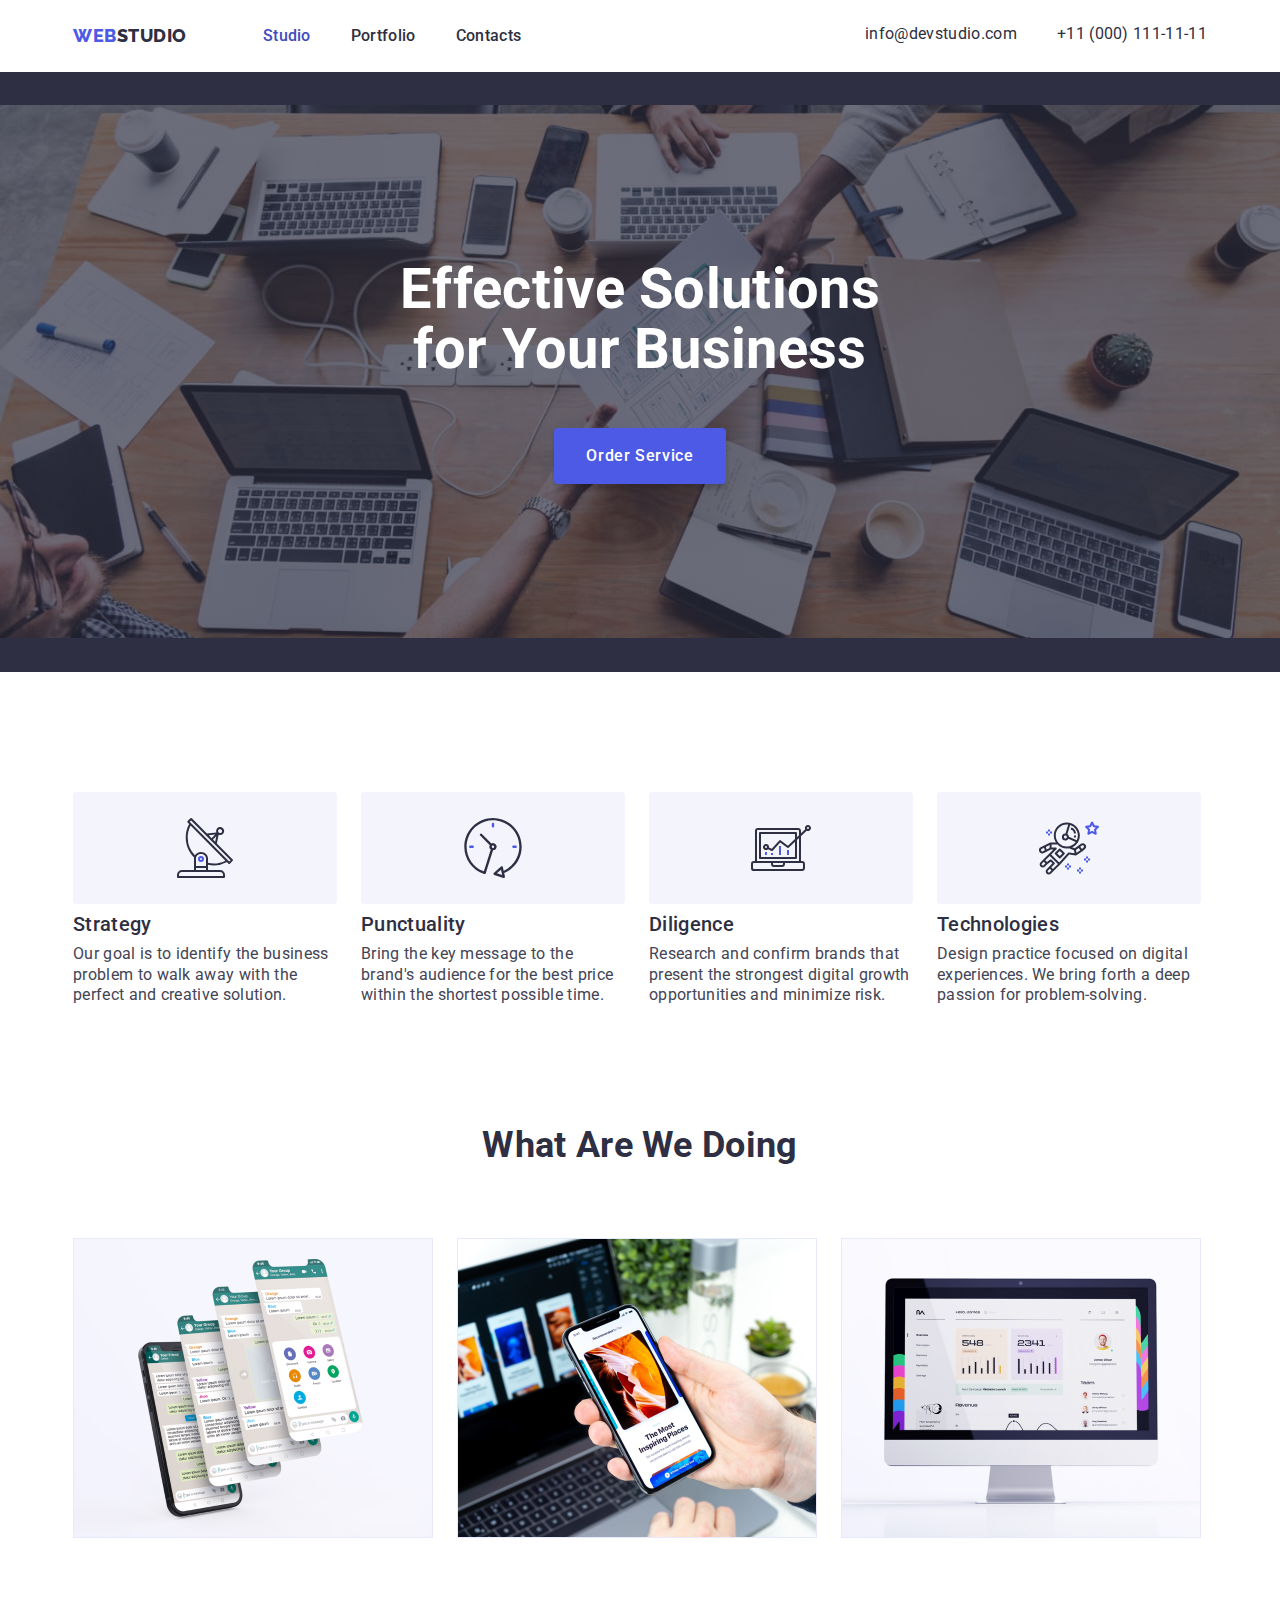
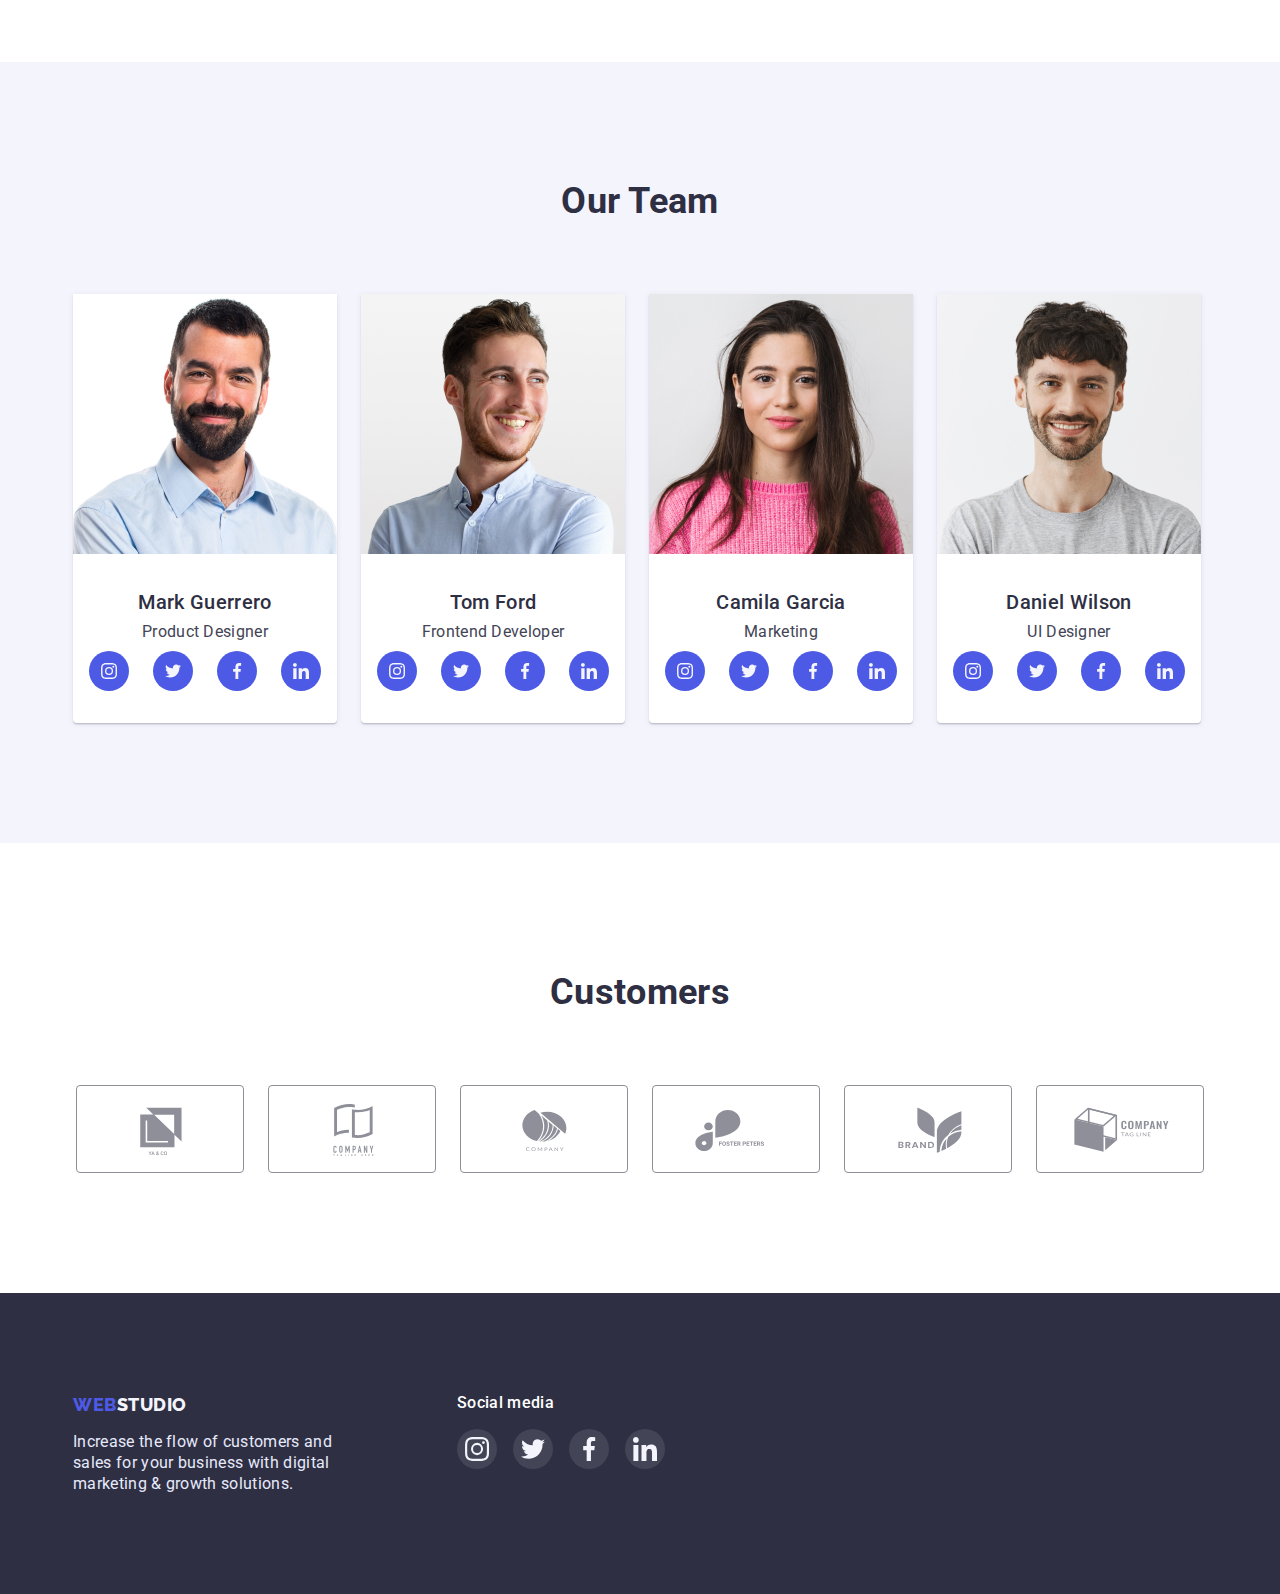
<file: index.html>
<!DOCTYPE html>
<html lang="en">
  <head>
    <meta charset="UTF-8" />
    <meta http-equiv="X-UA-Compatible" content="IE=edge" />
    <meta name="viewport" content="width=device-width, initial-scale=1.0" />
    <title>Home work_04</title>

    <!-- Fonts -->
    <link rel="preconnect" href="https://fonts.googleapis.com" />
    <link rel="preconnect" href="https://fonts.gstatic.com" crossorigin />
    <link
      href="https://fonts.googleapis.com/css2?family=Raleway:wght@800&family=Roboto:wght@400;500;700;900&display=swap"
      rel="stylesheet"
    />

    <!-- Modern normalize -->
    <link
      rel="stylesheet"
      href="https://cdn.jsdelivr.net/npm/modern-normalize@1.1.0/modern-normalize.min.css"
    />

    <!-- Custom styles -->
    <link rel="stylesheet" href="./css/styles.css" />
  </head>
  <body>
    <!-- Page header -->
    <header class="header">
      <div class="container head-container">
        <nav class="navigation">
          <a class="logo" href="./index.html"
            ><span class="accent-logo">Web</span><span class="logo-hd">studio</span></a
          >
          <ul class="navigation-list list">
            <li class="navigation-item"><a class="links current" href="./index.html">Studio</a></li>
            <li class="navigation-item"><a class="links" href="./portfolio.html">Portfolio</a></li>
            <li class="navigation-item"><a class="links" href="">Contacts</a></li>
          </ul>
        </nav>
        <ul class="contacts list">
          <li class="contacts-item"
            ><a class="links contacts-link" href="mailto:info@devstudio.com"
              >info@devstudio.com</a
            ></li
          >
          <li class="contacts-item"
            ><a class="links contacts-link" href="tel:+110001111111">+11 (000) 111-11-11</a></li
          >
        </ul>
      </div>
    </header>

    <!-- Main content -->

    <main>
      <!-- Title section -->
      <section class="main-section">
        <div class="container">
          <h1 class="main-title">Effective Solutions for Your Business</h1>
          <button class="main-btn btn" type="button">Order Service</button>
        </div>
      </section>

      <!-- Benefits section -->
      <section class="benefits">
        <div class="container">
          <h2 class="visually-hidden" hidden>Our benefits</h2>
          <ul class="benefits-list list">
            <li class="benefits-item">
              <div class="icons-container">
                <svg class="icon-item">
                  <use href="./icons/sprite.svg#icon-antenna"></use>
                </svg>
              </div>
              <h3 class="benefits-title">Strategy</h3>
              <p class="benefits-txt">
                Our goal is to identify the business problem to walk away with the perfect and
                creative solution.
              </p>
            </li>
            <li class="benefits-item">
              <div class="icons-container">
                <svg class="icon-item">
                  <use href="./icons/sprite.svg#icon-clock"></use>
                </svg>
              </div>
              <h3 class="benefits-title">Punctuality</h3>
              <p class="benefits-txt">
                Bring the key message to the brand's audience for the best price within the shortest
                possible time.
              </p>
            </li>
            <li class="benefits-item">
              <div class="icons-container">
                <svg class="icon-item">
                  <use href="./icons/sprite.svg#icon-diagram"></use>
                </svg>
              </div>
              <h3 class="benefits-title">Diligence</h3>
              <p class="benefits-txt">
                Research and confirm brands that present the strongest digital growth opportunities
                and minimize risk.
              </p>
            </li>
            <li class="benefits-item">
              <div class="icons-container">
                <svg class="icon-item">
                  <use href="./icons/sprite.svg#icon-astronaut"></use>
                </svg>
              </div>
              <h3 class="benefits-title">Technologies</h3>
              <p class="benefits-txt">
                Design practice focused on digital experiences. We bring forth a deep passion for
                problem-solving.
              </p>
            </li>
          </ul>
        </div>
      </section>

      <!-- Tasks section -->
      <section class="tasks">
        <div class="container">
          <h2 class="section-title">What are we doing</h2>
          <ul class="tasks-list list">
            <li class="tasks-item">
              <img src="images.wedoing/img_01.jpg" alt="photo work 01" width="360" height="300" />
            </li>
            <li class="tasks-item">
              <img src="images.wedoing/img_02.jpg" alt="photo work 02" width="360" height="300" />
            </li>
            <li class="tasks-item">
              <img src="images.wedoing/img_03.jpg" alt="photo work 01" width="360" height="300" />
            </li>
          </ul>
        </div>
      </section>

      <!-- Team section -->
      <section class="team">
        <div class="container">
          <h2 class="section-title">Our team</h2>
          <ul class="team-list list">
            <li class="team-item">
              <img src="images.team/team_img_01.jpg" alt="photo team 01" width="264" height="260" />
              <div class="name-container"
                ><h3 class="object-item">Mark Guerrero</h3>
                <p class="object-descr">Product Designer</p>
                <ul class="social-list list">
                  <li class="social-list-item">
                    <a class="social-list-link" href="">
                      <svg class="social-list-icon" width="16" height="16">
                        <use href="./icons/sprite.svg#icon-instagram"></use>
                      </svg>
                    </a>
                  </li>
                  <li class="social-list-item">
                    <a class="social-list-link" href="">
                      <svg class="social-list-icon" width="16" height="16">
                        <use href="./icons/sprite.svg#icon-twitter"></use>
                      </svg>
                    </a>
                  </li>
                  <li class="social-list-item">
                    <a class="social-list-link" href="">
                      <svg class="social-list-icon" width="16" height="16">
                        <use href="./icons/sprite.svg#icon-facebook"></use>
                      </svg>
                    </a>
                  </li>
                  <li class="social-list-item">
                    <a class="social-list-link" href="">
                      <svg class="social-list-icon" width="16" height="16">
                        <use href="./icons/sprite.svg#icon-linkedin"></use>
                      </svg>
                    </a>
                  </li>
                </ul>
              </div>
            </li>
            <li class="team-item">
              <img src="images.team/team_img_02.jpg" alt="photo team 02" width="264" height="260" />
              <div class="name-container">
                <h3 class="object-item">Tom Ford</h3>
                <p class="object-descr">Frontend Developer</p>
                <ul class="social-list list">
                  <li class="social-list-item">
                    <a class="social-list-link" href="">
                      <svg class="social-list-icon" width="16" height="16">
                        <use href="./icons/sprite.svg#icon-instagram"></use>
                      </svg>
                    </a>
                  </li>
                  <li class="social-list-item">
                    <a class="social-list-link" href="">
                      <svg class="social-list-icon" width="16" height="16">
                        <use href="./icons/sprite.svg#icon-twitter"></use>
                      </svg>
                    </a>
                  </li>
                  <li class="social-list-item">
                    <a class="social-list-link" href="">
                      <svg class="social-list-icon" width="16" height="16">
                        <use href="./icons/sprite.svg#icon-facebook"></use>
                      </svg>
                    </a>
                  </li>
                  <li class="social-list-item">
                    <a class="social-list-link" href="">
                      <svg class="social-list-icon" width="16" height="16">
                        <use href="./icons/sprite.svg#icon-linkedin"></use>
                      </svg>
                    </a>
                  </li>
                </ul>
              </div>
            </li>
            <li class="team-item">
              <img src="images.team/team_img_03.jpg" alt="photo team 03" width="264" height="260" />
              <div class="name-container">
                <h3 class="object-item">Camila Garcia</h3>
                <p class="object-descr">Marketing</p>
                <ul class="social-list list">
                  <li class="social-list-item">
                    <a class="social-list-link" href="">
                      <svg class="social-list-icon" width="16" height="16">
                        <use href="./icons/sprite.svg#icon-instagram"></use>
                      </svg>
                    </a>
                  </li>
                  <li class="social-list-item">
                    <a class="social-list-link" href="">
                      <svg class="social-list-icon" width="16" height="16">
                        <use href="./icons/sprite.svg#icon-twitter"></use>
                      </svg>
                    </a>
                  </li>
                  <li class="social-list-item">
                    <a class="social-list-link" href="">
                      <svg class="social-list-icon" width="16" height="16">
                        <use href="./icons/sprite.svg#icon-facebook"></use>
                      </svg>
                    </a>
                  </li>
                  <li class="social-list-item">
                    <a class="social-list-link" href="">
                      <svg class="social-list-icon" width="16" height="16">
                        <use href="./icons/sprite.svg#icon-linkedin"></use>
                      </svg>
                    </a>
                  </li> </ul
              ></div>
            </li>
            <li class="team-item">
              <img src="images.team/team_img_04.jpg" alt="photo team 04" width="264" height="260" />
              <div class="name-container">
                <h3 class="object-item">Daniel Wilson</h3>
                <p class="object-descr">UI Designer</p>
                <ul class="social-list list">
                  <li class="social-list-item">
                    <a class="social-list-link" href="">
                      <svg class="social-list-icon" width="16" height="16">
                        <use href="./icons/sprite.svg#icon-instagram"></use>
                      </svg>
                    </a>
                  </li>
                  <li class="social-list-item">
                    <a class="social-list-link" href="">
                      <svg class="social-list-icon" width="16" height="16">
                        <use href="./icons/sprite.svg#icon-twitter"></use>
                      </svg>
                    </a>
                  </li>
                  <li class="social-list-item">
                    <a class="social-list-link" href="">
                      <svg class="social-list-icon" width="16" height="16">
                        <use href="./icons/sprite.svg#icon-facebook"></use>
                      </svg>
                    </a>
                  </li>
                  <li class="social-list-item">
                    <a class="social-list-link" href="">
                      <svg class="social-list-icon" width="16" height="16">
                        <use href="./icons/sprite.svg#icon-linkedin"></use>
                      </svg>
                    </a>
                  </li> </ul
              ></div>
            </li>
          </ul>
        </div>
      </section>

      <section class="customers">
        <div class="container">
          <h2 class="section-title">Customers</h2>
          <ul class="customers-list list">
            <li class="customers-list-item"><a class="customers-list-link" href="">
              <svg class="customers-list-icon" width="104" height="72"> <use href="./icons/sprite.svg#icon-Client01"></use> </svg>
            </a></li>
            <li class="customers-list-item"><a class="customers-list-link" href="">
              <svg class="customers-list-icon" width="104" height="56"> <use href="./icons/sprite.svg#icon-Client02"></use> </svg>
            </a></li>
            <li class="customers-list-item"><a class="customers-list-link" href="">
              <svg class="customers-list-icon" width="104" height="56"> <use href="./icons/sprite.svg#icon-Client03"></use> </svg>
            </a></li>
            <li class="customers-list-item"><a class="customers-list-link" href="">
              <svg class="customers-list-icon" width="104" height="56"> <use href="./icons/sprite.svg#icon-Client04"></use> </svg>
            </a></li>
            <li class="customers-list-item"><a class="customers-list-link" href="">
              <svg class="customers-list-icon" width="104" height="56"> <use href="./icons/sprite.svg#icon-Client05"></use> </svg>
            </a></li>
            <li class="customers-list-item"><a class="customers-list-link" href="">
              <svg class="customers-list-icon" width="104" height="56"> <use href="./icons/sprite.svg#icon-Client06"></use> </svg>
            </a></li>
          </ul>
        </div>
      </section>
    </main>

    <!-- Page footer -->
    <footer class="footer">
      <div class="container footer-container">
        <div class="footer-logo"><a class="logo" href="./index.html"
          ><span class="accent-logo">Web</span><span class="logo-ft">studio</span></a
        >
        <p class="footer-txt">
          Increase the flow of customers and sales for your business with digital marketing & growth
          solutions.
        </p></div>
        <div class="media-container">
          <p class="footer-media">Social media</p>
            <ul class="footer-social-list list">
            <li class="footer-social-list-item">
              <a class="footer-social-list-link" href="">
                <svg class="footer-social-list-icon" width="24" height="24">
                  <use href="./icons/sprite.svg#icon-instagram"></use>
                </svg>
              </a>
            </li>
            <li class="footer-social-list-item">
              <a class="footer-social-list-link" href="">
                <svg class="footer-social-list-icon" width="24" height="24">
                  <use href="./icons/sprite.svg#icon-twitter"></use>
                </svg>
              </a>
            </li>
            <li class="footer-social-list-item">
              <a class="footer-social-list-link" href="">
                <svg class="footer-social-list-icon" width="24" height="24">
                  <use href="./icons/sprite.svg#icon-facebook"></use>
                </svg>
              </a>
            </li>
            <li class="footer-social-list-item">
              <a class="footer-social-list-link" href="">
                <svg class="social-list-icon" width="24" height="24">
                  <use href="./icons/sprite.svg#icon-linkedin"></use>
                </svg>
              </a>
            </li></ul></div>
      </div>
    </footer>
  </body>
</html>
</file>
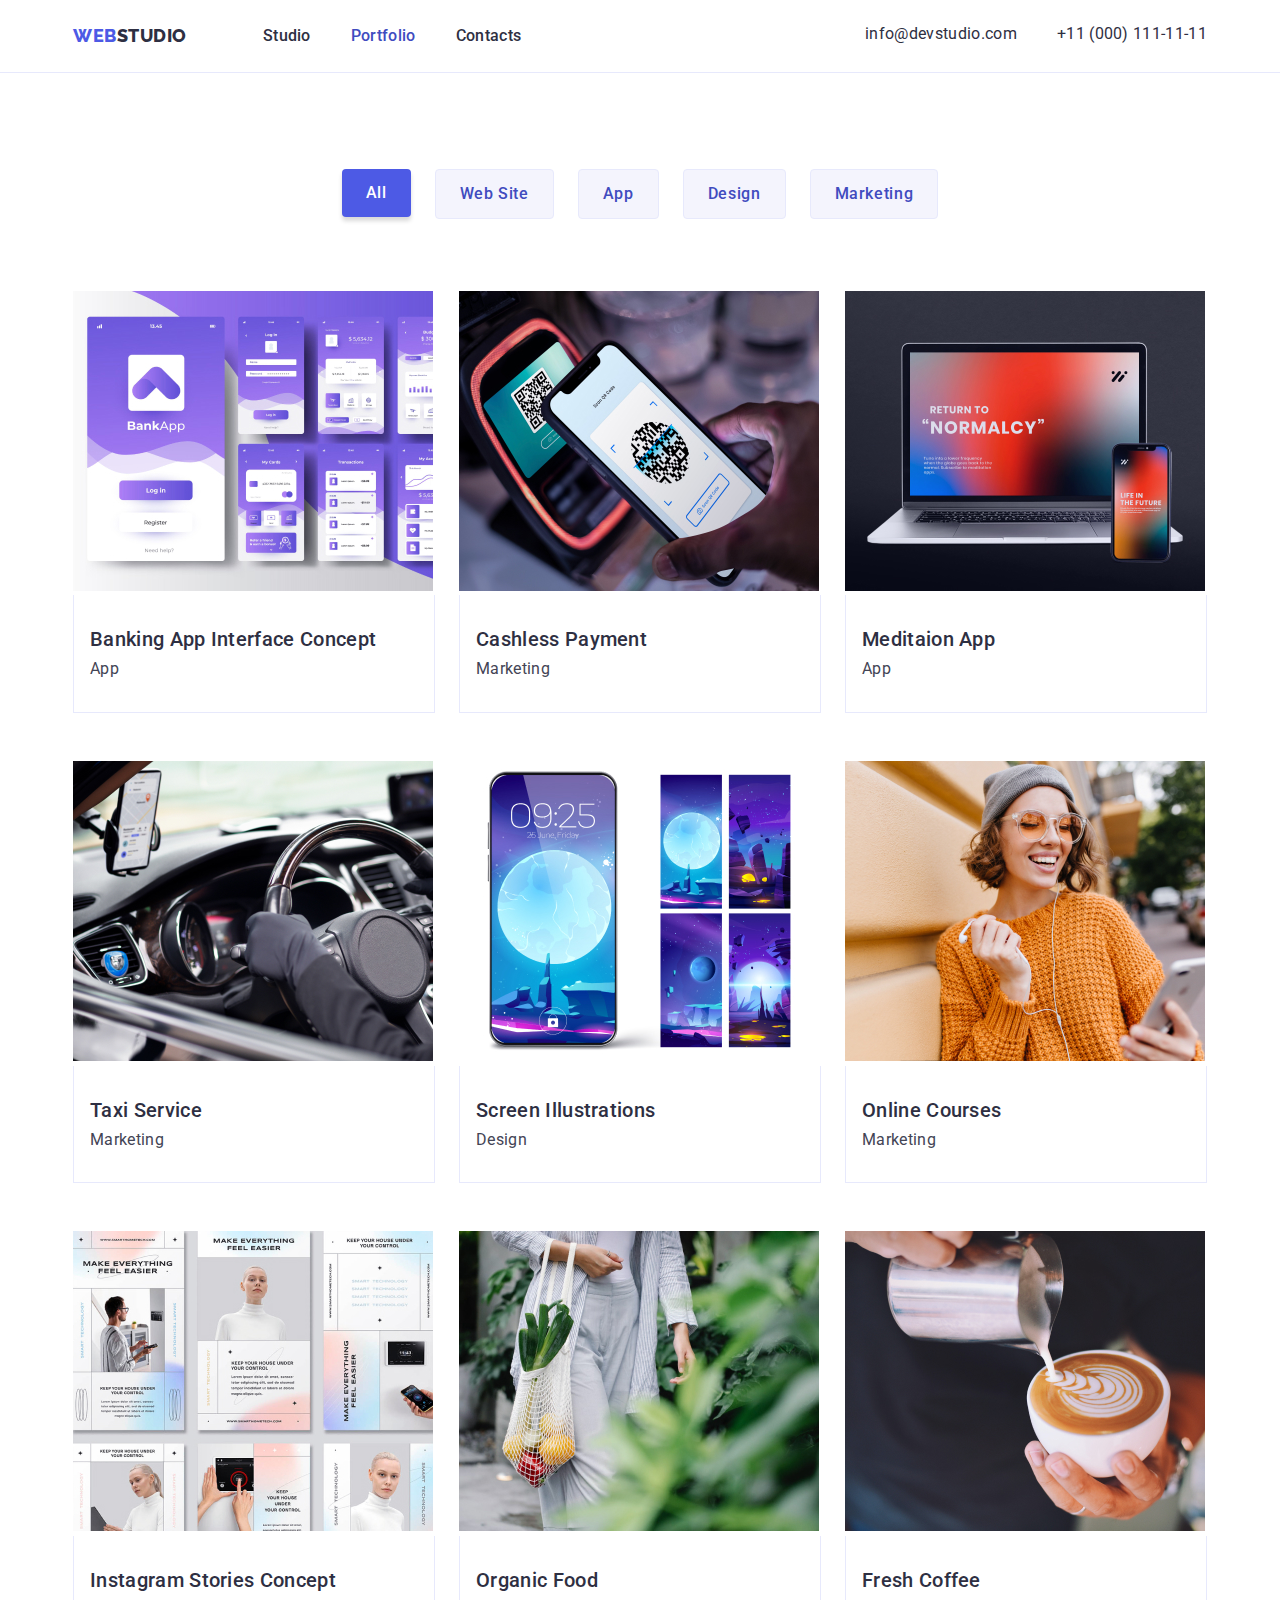
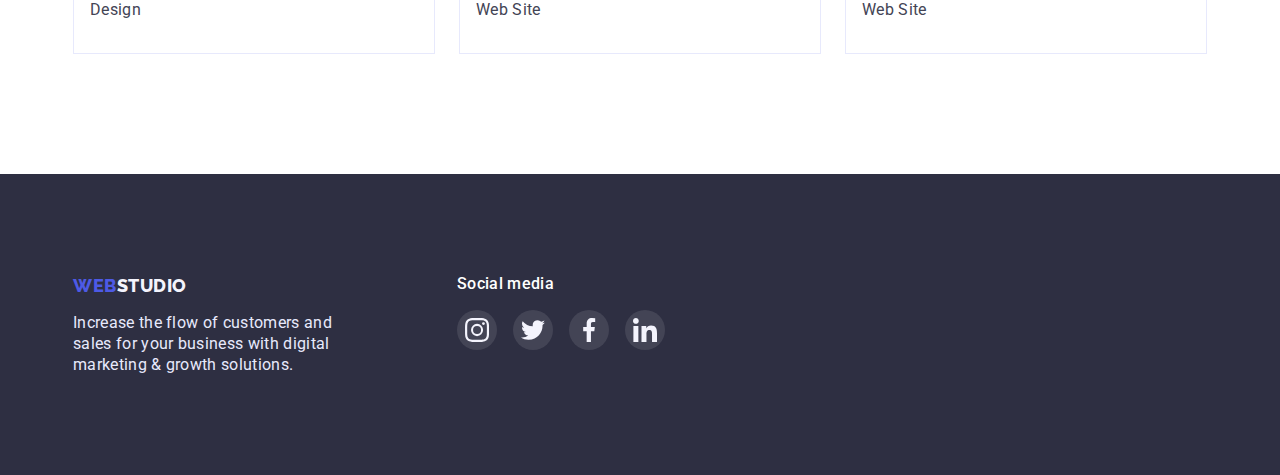
<file: portfolio.html>
<!DOCTYPE html>
<html lang="en">
  <head>
    <meta charset="UTF-8" />
    <meta http-equiv="X-UA-Compatible" content="IE=edge" />
    <meta name="viewport" content="width=device-width, initial-scale=1.0" />
    <title>Home work_04</title>

    <!-- Fonts -->
    <link rel="preconnect" href="https://fonts.googleapis.com" />
    <link rel="preconnect" href="https://fonts.gstatic.com" crossorigin />
    <link
      href="https://fonts.googleapis.com/css2?family=Raleway:wght@800&family=Roboto:wght@400;500;700;900&display=swap"
      rel="stylesheet"/>

    <!-- Modern normalize -->
    <link
      rel="stylesheet"
      href="https://cdn.jsdelivr.net/npm/modern-normalize@1.1.0/modern-normalize.min.css"/>

    <!-- Custom styles -->
    <link rel="stylesheet" href="./css/styles.css" />

    
  </head>
  <body>

    <!-- Page header -->
    <header class="header portfolio-header">
      <div class="container head-container">
      <nav class="navigation">
        <a class="logo" href="./index.html"><span class="accent-logo">Web</span><span class="logo-hd">studio</span></a>
        <ul class="navigation-list list">
          <li class="navigation-item"><a class="links" href="./index.html">Studio</a></li>
          <li class="navigation-item"><a class="links current" href="./portfolio.html">Portfolio</a></li>
          <li class="navigation-item"><a class="links" href="">Contacts</a></li>
        </ul>
      </nav>
      <ul class="contacts list">
        <li class="contacts-item"><a class="links contacts-link" href="mailto:info@devstudio.com">info@devstudio.com</a></li>
        <li class="contacts-item"><a class="links contacts-link" href="tel:+110001111111">+11 (000) 111-11-11</a></li>
      </ul>
    </div>
    </header>
    <main>

      <!-- Main content -->
      <section class="portfolio">
        <div class="container">
        <ul class="btn-list list">
          <li><button class="portf-btn btn" type="button">All</button></li>
          <li><button class="second-btn btn" type="button">Web Site</button></li>
          <li><button class="second-btn btn" type="button">App</button></li>
          <li><button class="second-btn btn" type="button">Design</button></li>
          <li><button class="second-btn btn" type="button">Marketing</button></li>
        </ul>
        <h1 class="visually-hidden" hidden>Our projects</h1>
        <ul class="projects-list list">
          <li class="projects-item"> <a class="project-link" href="">
            <img
              src="./images.portfolio/portfolio_img_01.jpg"
              alt="banking app"
              width="360"
              height="300"
            />
            <div class="project-txt"><h2 class="object-item">Banking App Interface Concept</h2>
              <p class="object-descr">App</p></div></a>
          </li>
          <li class="projects-item"><a class="project-link" href="">
            <img
              src="./images.portfolio/portfolio_img_02.jpg"
              alt="cashless payment"
              width="360"
              height="300"
            />
           <div class="project-txt"> <h2 class="object-item">Cashless Payment</h2>
            <p class="object-descr">Marketing</p></div></a>
          </li>
          <li class="projects-item"><a class="project-link" href="">
            <img
              src="./images.portfolio/portfolio_img_03.jpg"
              alt="notebook"
              width="360"
              height="300"
            />
           <div class="project-txt"> <h2 class="object-item">Meditaion App</h2>
            <p class="object-descr">App</p></div></a>
          </li>
          <li class="projects-item"><a class="project-link" href="">
            <img
              src="./images.portfolio/portfolio_img_04.jpg"
              alt="taxi service"
              width="360"
              height="300"
            />
           <div class="project-txt"> <h2 class="object-item">Taxi Service</h2>
            <p class="object-descr">Marketing</p></div></a>
          </li>
          <li class="projects-item"><a class="project-link" href="">
            <img
              src="./images.portfolio/portfolio_img_05.jpg"
              alt="phone screen"
              width="360"
              height="300"
            />
          <div class="project-txt">  <h2 class="object-item">Screen Illustrations</h2>
            <p class="object-descr">Design</p></div></a>
          </li>
          <li class="projects-item"><a class="project-link" href="">
            <img
              src="./images.portfolio/portfolio_img_06.jpg"
              alt="girl smiling"
              width="360"
              height="300"
            />
          <div class="project-txt">  <h2 class="object-item">Online Courses</h2>
            <p class="object-descr">Marketing</p></div></a>
          </li>
          <li class="projects-item"><a class="project-link" href="">
            <img
              src="./images.portfolio/portfolio_img_07.jpg"
              alt="instagram stories"
              width="360"
              height="300"
            />
         <div class="project-txt">   <h2 class="object-item">Instagram Stories Concept</h2>
          <p class="object-descr">Design</p></div></a>
          </li>
          <li class="projects-item"><a class="project-link" href="">
            <img
              src="./images.portfolio/portfolio_img_08.jpg"
              alt="organic food"
              width="360"
              height="300"
            />
           <div class="project-txt"> <h2 class="object-item">Organic Food</h2>
            <p class="object-descr">Web Site</p></div></a>
          </li>
          <li class="projects-item"><a class="project-link" href="">
            <img
              src="./images.portfolio/portfolio_img_09.jpg"
              alt="cup of coffee"
              width="360"
              height="300"
            />
           <div class="project-txt"> <h2 class="object-item">Fresh Coffee</h2>
            <p class="object-descr">Web Site</p></div></a>
          </li>
        </ul>
      </div>
      </section>
    </main>
    
    <!-- Footer section -->
    <footer class="footer">
      <div class="container footer-container">
        <div class="footer-logo"><a class="logo" href="./index.html"
          ><span class="accent-logo">Web</span><span class="logo-ft">studio</span></a
        >
        <p class="footer-txt">
          Increase the flow of customers and sales for your business with digital marketing & growth
          solutions.
        </p></div>
        <div class="media-container">
          <p class="footer-media">Social media</p>
            <ul class="footer-social-list list">
            <li class="footer-social-list-item">
              <a class="footer-social-list-link" href="">
                <svg class="footer-social-list-icon" width="24" height="24">
                  <use href="./icons/sprite.svg#icon-instagram"></use>
                </svg>
              </a>
            </li>
            <li class="footer-social-list-item">
              <a class="footer-social-list-link" href="">
                <svg class="footer-social-list-icon" width="24" height="24">
                  <use href="./icons/sprite.svg#icon-twitter"></use>
                </svg>
              </a>
            </li>
            <li class="footer-social-list-item">
              <a class="footer-social-list-link" href="">
                <svg class="footer-social-list-icon" width="24" height="24">
                  <use href="./icons/sprite.svg#icon-facebook"></use>
                </svg>
              </a>
            </li>
            <li class="footer-social-list-item">
              <a class="footer-social-list-link" href="">
                <svg class="social-list-icon" width="24" height="24">
                  <use href="./icons/sprite.svg#icon-linkedin"></use>
                </svg>
              </a>
            </li></ul></div>
      </div>
    </footer>
  </body>
</html>
</file>
<file: css/styles.css>
:root {
  --primary-brand-color: #4d5ae5;
  --pressed-state-color: #404bbf;
  --dark-bg-color: #2e2f42;
  --dark-bg-70-color: rgba(46, 47, 66, 0.7);
  --dark-bg-40-color: rgba(46, 47, 66, 0.4);
  --succes-100-color: #31d0aa;
  --succes-75-color: rgba(49, 208, 170, 0.75);
  --succes-50-color: rgba(49, 208, 170, 0.5);
  --succes-10-color: rgba(49, 208, 170, 0.1);
  --main-text-color: #434455;
  --subtle-text-color: #8e8f99;
  --accent-color: #e7e9fc;
  --light-bg-color: #f4f4fd;
  --primary-bg-color: #e5e5e5;
  --white-color: #ffffff;
}

body {
  font-family: Roboto, sans-serif;
  color: var(--main-text-color);
  background-color: var(--white-color);
  font-size: 16px;
  letter-spacing: 0.02em;
}

.header {
  font-family: Roboto, sans-serif;
  font-style: normal;
  padding-top: 24px;
  padding-bottom: 24px;
}
.head-container {
  display: flex;
  justify-content: space-between;
}
.portfolio-header {
  border-bottom: 1px solid var(--accent-color);
}

.logo {
  font-family: 'Raleway';
  font-style: normal;
  font-weight: 800;
  font-size: 18px;
  line-height: 1.3;
  display: flex;
  margin-right: 76px;
  align-items: center;
  letter-spacing: 0.03em;
  text-transform: uppercase;
  text-decoration: none;
}
.accent-logo {
  color: var(--primary-brand-color);
}
.logo-hd {
  color: var(--dark-bg-color);
}
.logo-ft {
  color: var(--light-bg-color);
}
.navigation {
  display: flex;
  text-align: center;
  font-weight: 500;
  line-height: 1.5;
  color: var(--dark-bg-color);
}
.navigation-list,
.contacts {
  display: flex;
  text-align: center;
  gap: 40px;
}

.navigation-list .links.current {
  color: var(--pressed-state-color);
}
.navigation-list .links:active {
  color: var(--pressed-state-color);
}

.contacts {
  line-height: 1.3;
  letter-spacing: 0.02em;
  color: var(--main-text-color);
}
.contacts-link {
  color: var(--main-text-color);
}
.contacts-link:hover {
  color: var(--pressed-state-color);
}
.contacts-link:focus {
  color: var(--pressed-state-color);
}
.contacts:hover {
  color: var(--pressed-state-color);
}
.contacts:focus {
  color: var(--pressed-state-color);
}

.links {
  text-decoration: none;
  color: var(--dark-bg-color);
}

.list {
  list-style: none;
  margin: 0px;
  padding: 0px;
}

.main-section {
  max-width: 1440px;
  margin-left: auto;
  margin-right: auto;
  background-color: var(--dark-bg-color);
  background-image: linear-gradient(to right, rgba(46, 47, 66, 0.7), rgba(46, 47, 66, 0.7)),
    url(../icons/hero-img.jpg);
  background-position: center;
  background-repeat: no-repeat;
  background-size: contain;
  text-align: center;
  padding-top: 188px;
  padding-bottom: 188px;
}

.main-title {
  font-weight: 700;
  font-size: 56px;
  line-height: 1.07;
  color: var(--white-color);
  width: 494px;
  margin-top: 0px;
  margin-bottom: 48px;
  margin-left: auto;
  margin-right: auto;
}
.main-btn {
  color: var(--white-color);
  background-color: var(--primary-brand-color);
  box-shadow: 0px 4px 4px rgba(0, 0, 0, 0.15);
  padding: 16px 32px;
  border: none;
}
.second-btn {
  background: var(--light-bg-color);
  border: 1px solid var(--accent-color);
  color: var(--pressed-state-color);
}
.btn:hover {
  background-color: var(--pressed-state-color);
  color: var(--white-color);
}
.btn:focus {
  background-color: var(--pressed-state-color);
  color: var(--white-color);
}
.btn {
  font-family: inherit;
  font-size: 16px;
  font-weight: 500;
  line-height: 1.5;
  display: inline-block;
  align-items: center;
  letter-spacing: 0.04em;
  border-radius: 4px;
  cursor: pointer;
}
.btn-list {
  margin-bottom: 72px;
}
.portf-btn {
  color: var(--white-color);
  background-color: var(--primary-brand-color);
  box-shadow: 0px 4px 4px rgba(0, 0, 0, 0.15);
  border: none;
}
.portf-btn,
.second-btn {
  padding: 12px 24px;
}
.portf-btn:hover, .portf-btn:focus, .second-btn:hover,
.second-btn:focus{
border: 0.5px solid var(--light-bg-color);
box-shadow: 0px 1px 6px rgba(46, 47, 66, 0.08), 0px 1px 1px rgba(46, 47, 66, 0.16),
  0px 2px 1px rgba(46, 47, 66, 0.08);}

/* Benefits section */

.visually-hidden {
  position: absolute;
  width: 1px;
  height: 1px;
  margin: -1px;
  border: 0;
  padding: 0;
  white-space: nowrap;
  clip-path: inset(100%);
  clip: rect(0 0 0 0);
  overflow: hidden;
}
.benefits {
  padding-top: 120px;
}

.benefits-title {
  font-weight: 500;
  font-size: 20px;
  line-height: 1.2;
  color: var(--dark-bg-color);
  margin: 0px 0px 8px 0px;
  padding: 0px;
}
.benefits-txt {
  line-height: 1.3;
  color: var(--main-text-color);
  margin: 0px;
  padding: 0px;
  width: 264px;
}
.benefits-list {
  display: flex;
  gap: 24px;
}

/* <!-- Tasts section --> */
.section-title {
  font-weight: 700;
  font-size: 36px;
  line-height: 1.1;
  text-align: center;
  text-transform: capitalize;
  color: var(--dark-bg-color);
  margin: 0px 0px 72px 0px;
  padding: 0px;
}
.tasks {
  padding-top: 120px;
  padding-bottom: 120px;
}
.tasks-list {
  display: flex;
  gap: 24px;
}
.img {
  display: block;
  max-width: 100%;
  height: auto;
}
/* Team section */

.team {
  padding-top: 120px;
  padding-bottom: 120px;
  background-color: var(--light-bg-color);
}
.team-list {
  display: flex;
  gap: 24px;
}
.team-item {
  background-color: var(--white-color);
  width: 264px;
  text-align: center;
  box-shadow: 0px 1px 6px rgba(46, 47, 66, 0.08), 0px 1px 1px rgba(46, 47, 66, 0.16),
    0px 2px 1px rgba(46, 47, 66, 0.08);
  border-radius: 0px 0px 4px 4px;
}
.name-container {
  padding-top: 32px;
  padding-bottom: 32px;
}
.container {
  width: 1158px;
  padding-left: 12px;
  padding-right: 12px;
  margin-left: auto;
  margin-right: auto;
}

.object-item {
  font-weight: 500;
  font-size: 20px;
  line-height: 1.2;
  color: var(--dark-bg-color);
  margin: 0 0 8px 0;
}
.object-descr {
  line-height: 1.3;
  color: var(--main-text-color);
  margin: 0;
  padding: 0px;
}
/* Footer */
.footer {
  background-color: var(--dark-bg-color);
  padding-top: 100px;
  padding-bottom: 100px;
  display: flex;
}
.footer-txt {
  line-height: 1.3;
  color: var(--accent-color);
  margin: 16px 0px 0px 0px;
  padding: 0px;
  width: 264px;
}
/* Portfolio page */
.portfolio {
  padding-top: 96px;
  padding-bottom: 120px;
}
.btn-list {
  display: flex;
  justify-content: center;
  gap: 24px;
}
.projects-list {
  display: flex;
  flex-wrap: wrap;
}
.projects-item {
  width: calc((100% - 2 * 24px) / 3);
  margin-right: 24px;
  margin-bottom: 48px;
}
.projects-item:nth-child(3n) {
  margin-right: 0px;
}
.projects-item:nth-child(n + 7) {
  margin-bottom: 0px;
}
.project-txt {
  padding-top: 32px;
  padding-bottom: 32px;
  padding-left: 16px;
  border: 1px solid var(--accent-color);
  border-top: none;
}
.project-link{
  display: block;
  text-decoration: none;
}
.project-link:hover,
.project-link:focus {
  box-shadow: 0px 1px 6px rgba(46, 47, 66, 0.08), 0px 1px 1px rgba(46, 47, 66, 0.16),
    0px 2px 1px rgba(46, 47, 66, 0.08);
  border-top: none;
}

/* Decoration */

.icons-container {
  width: 264px;
  height: 112px;
  background-color: var(--light-bg-color);
  border-radius: 4px;
  margin-bottom: 8px;
}
.icon-item {
  width: 60px;
  height: 64px;
  position: relative;
  top: 24px;
  left: 102px;
}
.social-list-link {
  display: flex;
  justify-content: center;
  align-items: center;
  width: 40px;
  height: 40px;
  background-color: var(--primary-brand-color);
  border-radius: 50%;
}
.social-list-link:hover,
.social-list-link:focus {
  background-color: var(--pressed-state-color);
}
.social-list {
  display: flex;
  justify-content: center;
  gap: 24px;
  margin-top: 8px;
}

/* Section customers */
.customers {
  padding-top: 130px;
  padding-bottom: 120px;
}
.customers-list-link {
  display: flex;
  justify-content: center;
  align-items: center;
  width: 168px;
  height: 88px;
  border: 1px solid var(--subtle-text-color);
  border-radius: 4px;
}
.customers-list {
  display: flex;
  justify-content: center;
  gap: 24px;
}
.customers-list-icon {
  fill: var(--subtle-text-color);
}
.customers-list-icon:hover, .customers-list-icon:focus{
  fill: var(--pressed-state-color);
}
.customers-list-link:hover,
.customers-list-link:focus {
  border: 1px solid var(--pressed-state-color);
  color: var(--pressed-state-color);
}

/* Footer media */
.footer-media {
  font-weight: 500;
  font-size: 16px;
  line-height: 1.3;
  letter-spacing: 0.02em;
  color: var(--white-color);
  margin-top: 0px;
}
.footer-container{
  display: flex;
  justify-content: flex-start;
}
.media-container{
  margin-left: 120px;
}
.footer-social-list {
  display: flex;
  justify-content: center;
  gap: 16px;
  margin-top: 16px;}

.footer-social-list-link {
  display: flex;
  justify-content: center;
  align-items: center;
  width: 40px;
  height: 40px;
  background-color: rgba(255, 255, 255, 0.1);
  border-radius: 50%;}

  .footer-social-list-link:hover,
.footer-social-list-link:focus {
  background-color: var(--succes-100-color);
}
</file>
